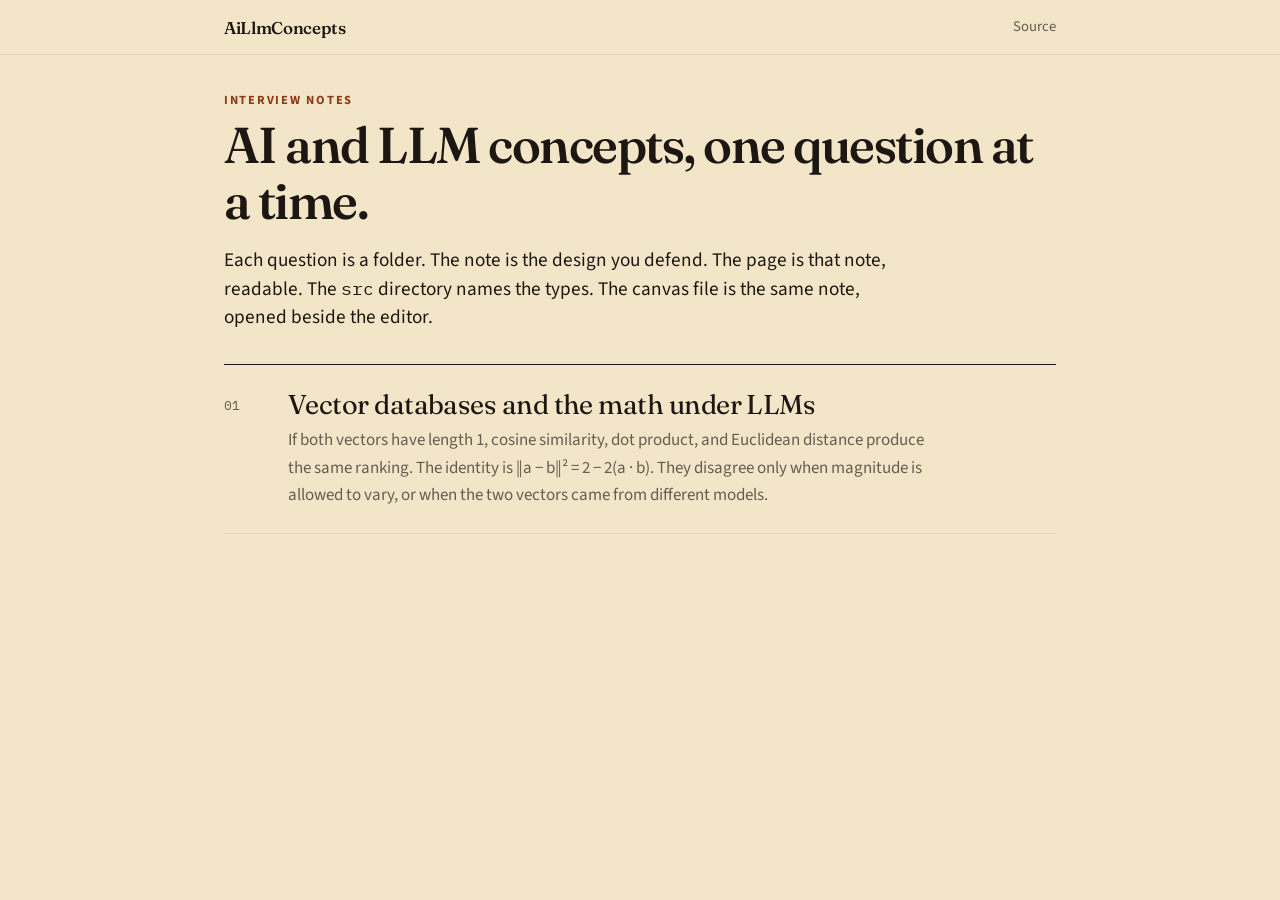
<file: docs/index.html>
<!DOCTYPE html>
<html lang="en">
<head>
  <meta charset="utf-8">
  <meta name="viewport" content="width=device-width, initial-scale=1">
  <title>AiLlmConcepts</title>
  <meta name="description" content="AI and LLM concept notes for interview prep. One folder, one page, per question.">
  <link rel="canonical" href="https://kpvarma5899.github.io/AiLlmConcepts/">
  <link rel="preconnect" href="https://fonts.googleapis.com">
  <link rel="preconnect" href="https://fonts.gstatic.com" crossorigin>
  <link href="https://fonts.googleapis.com/css2?family=Fraunces:opsz,wght@9..144,560;9..144,640&family=IBM+Plex+Mono:wght@400;500&family=Source+Sans+3:ital,wght@0,400;0,600;0,700;1,400&display=swap" rel="stylesheet">
  <link rel="stylesheet" href="assets/site.css">
</head>
<body>
  <header class="top">
    <div class="wrap top-inner">
      <a class="mark" href="./">AiLlmConcepts</a>
      <nav class="top-nav" aria-label="Questions">
        <a href="https://github.com/kpvarma5899/AiLlmConcepts">Source</a>
      </nav>
    </div>
  </header>
  <main class="wrap home">
    <p class="kicker">Interview notes</p>
    <h1>AI and LLM concepts, one question at a time.</h1>
    <p class="lede">Each question is a folder. The note is the design you defend. The page is that note, readable. The <span class="path">src</span> directory names the types. The canvas file is the same note, opened beside the editor.</p>
    <ol class="index"><li>
        <a href="vector-databases/">
          <span class="num">01</span>
          <span class="card-title">Vector databases and the math under LLMs</span>
          <span class="card-close">If both vectors have length 1, cosine similarity, dot product, and Euclidean distance produce the same ranking. The identity is ‖a − b‖² = 2 − 2(a · b). They disagree only when magnitude is allowed to vary, or when the two vectors came from different models.</span>
        </a>
      </li></ol>
  </main>
  <script src="assets/site.js"></script>
</body>
</html>
</file>
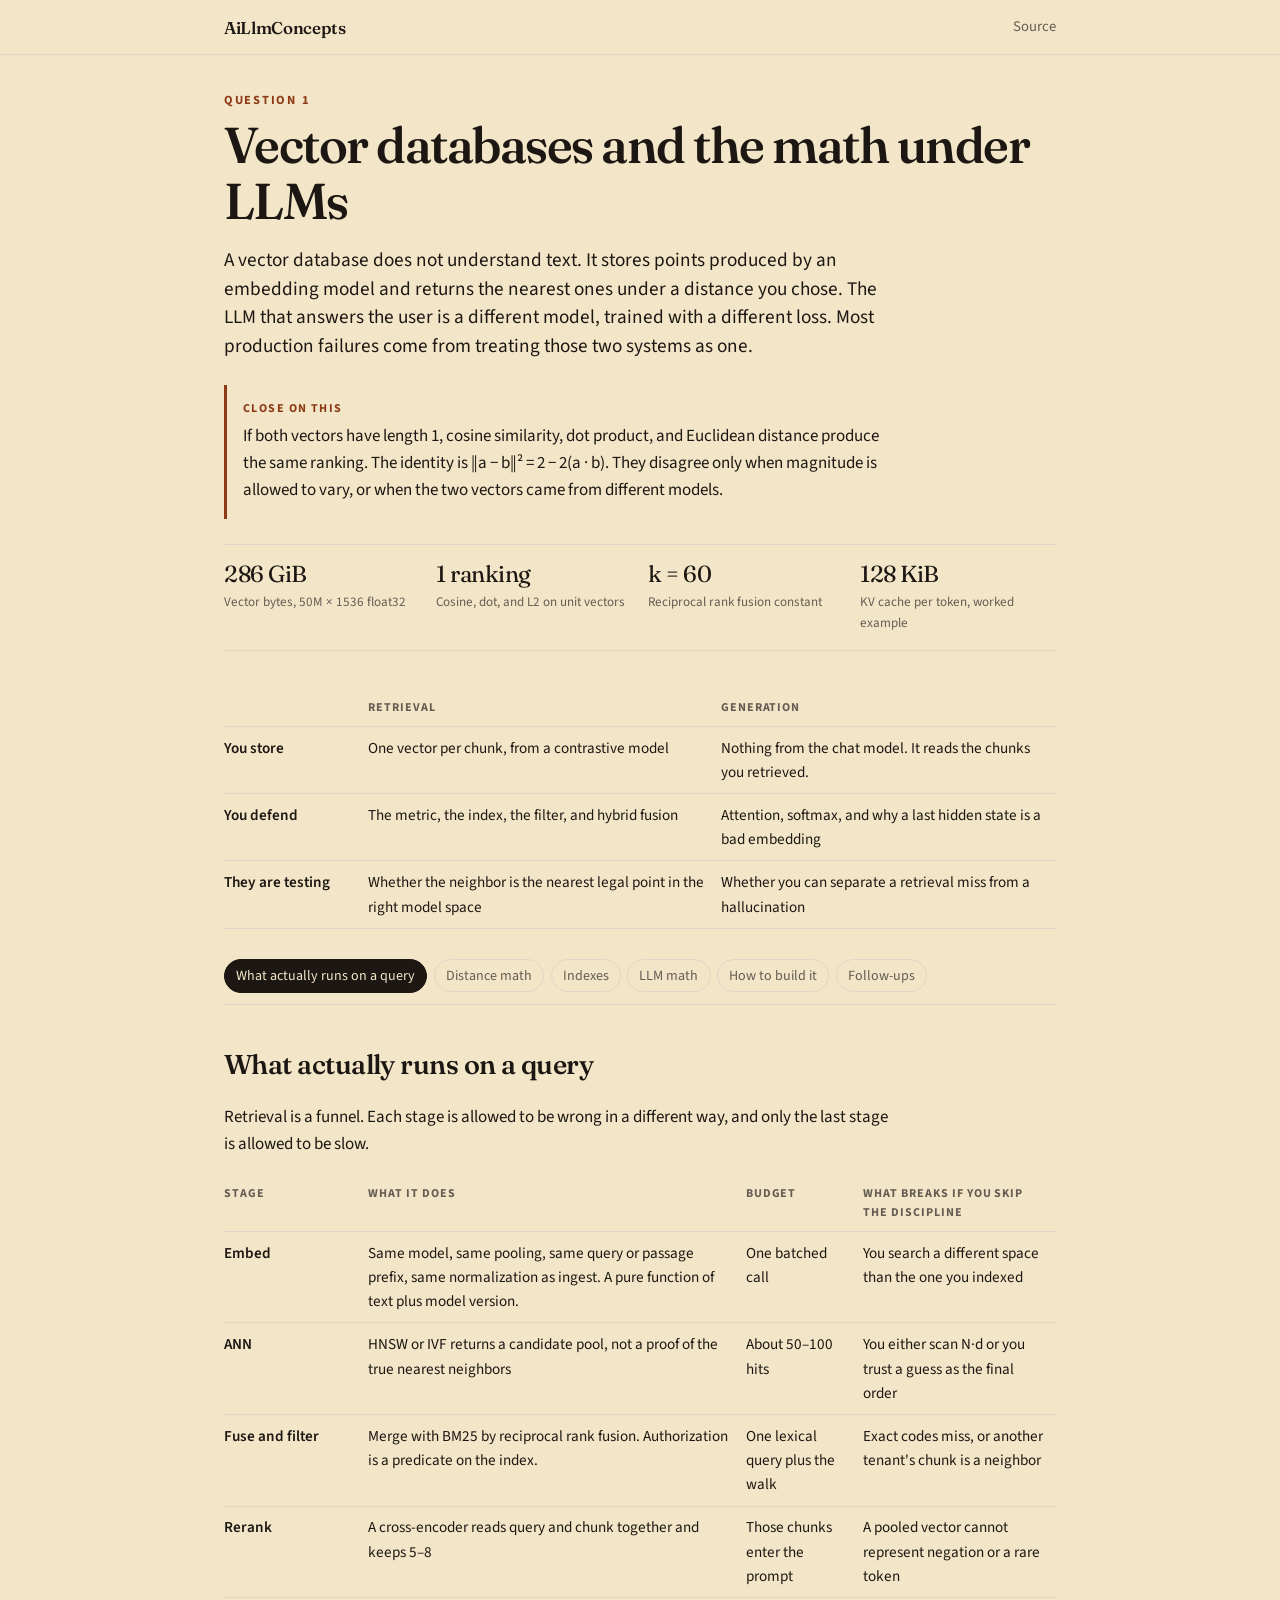
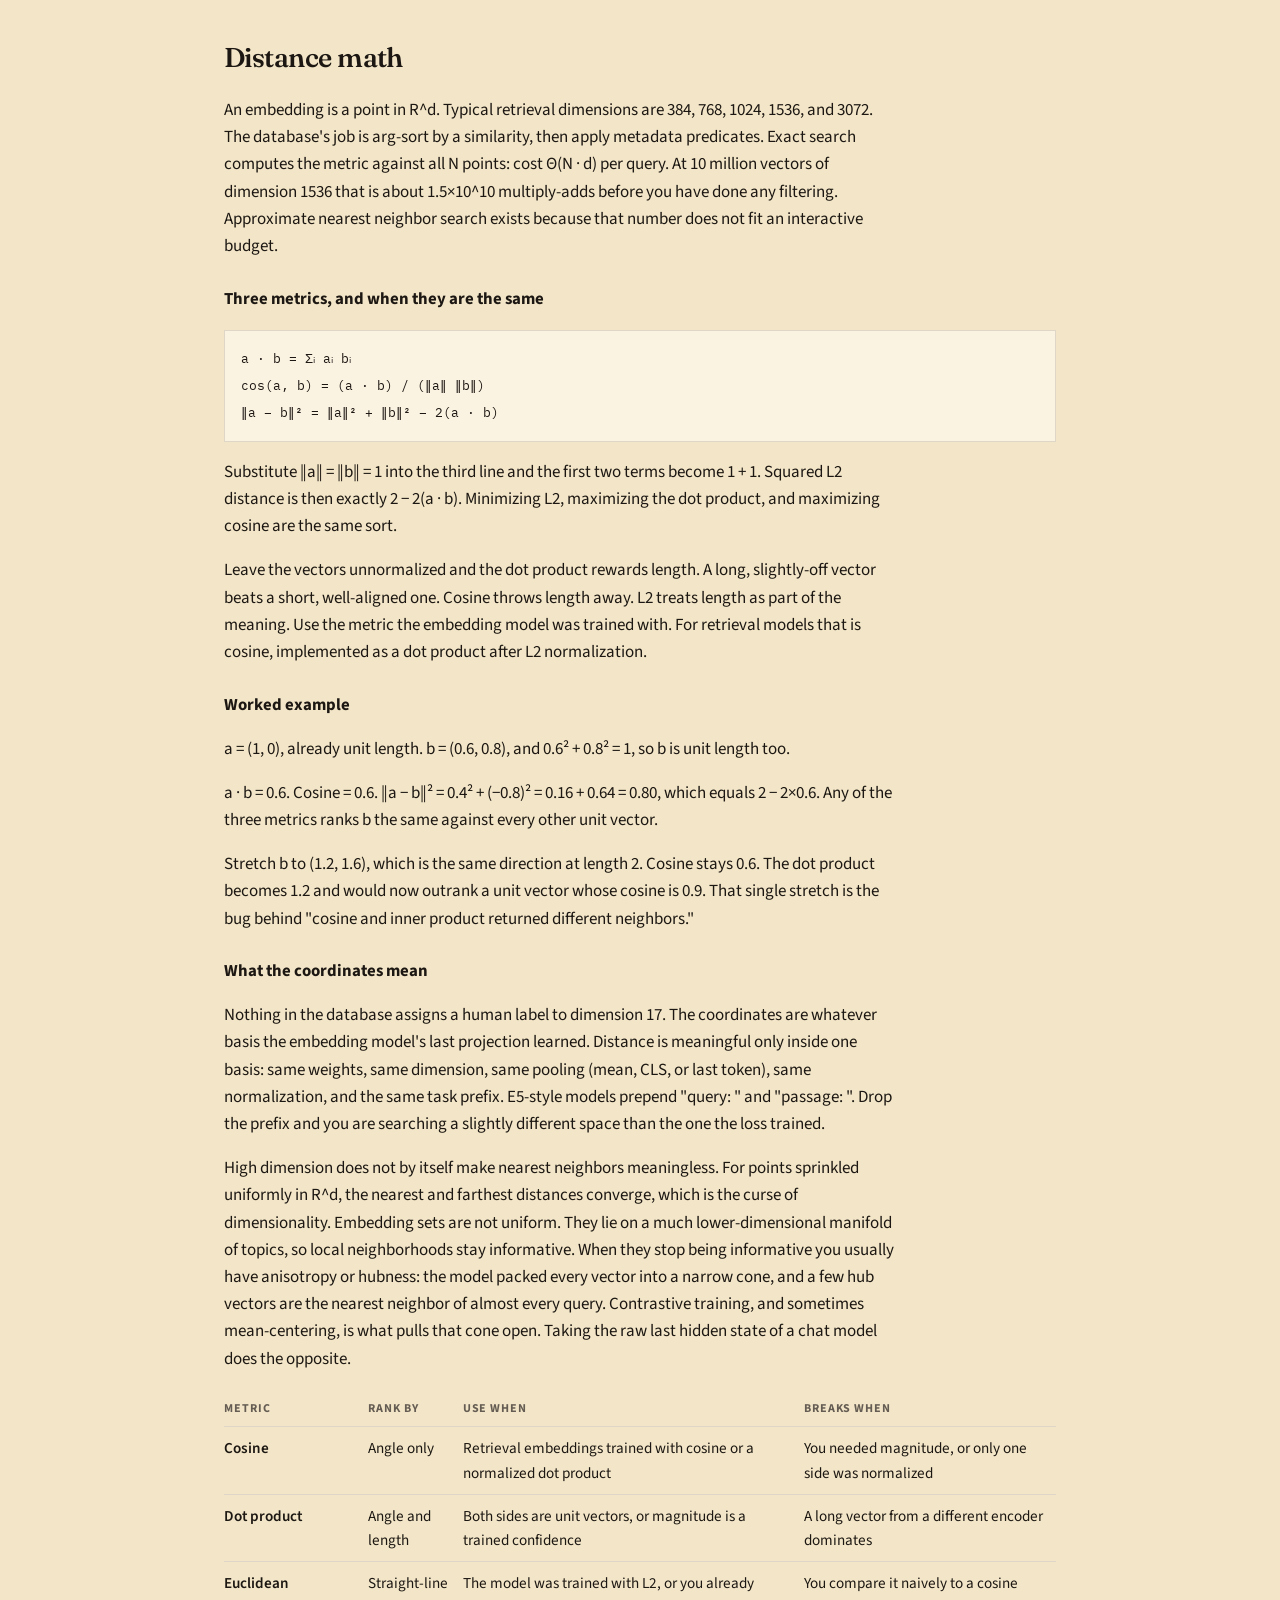
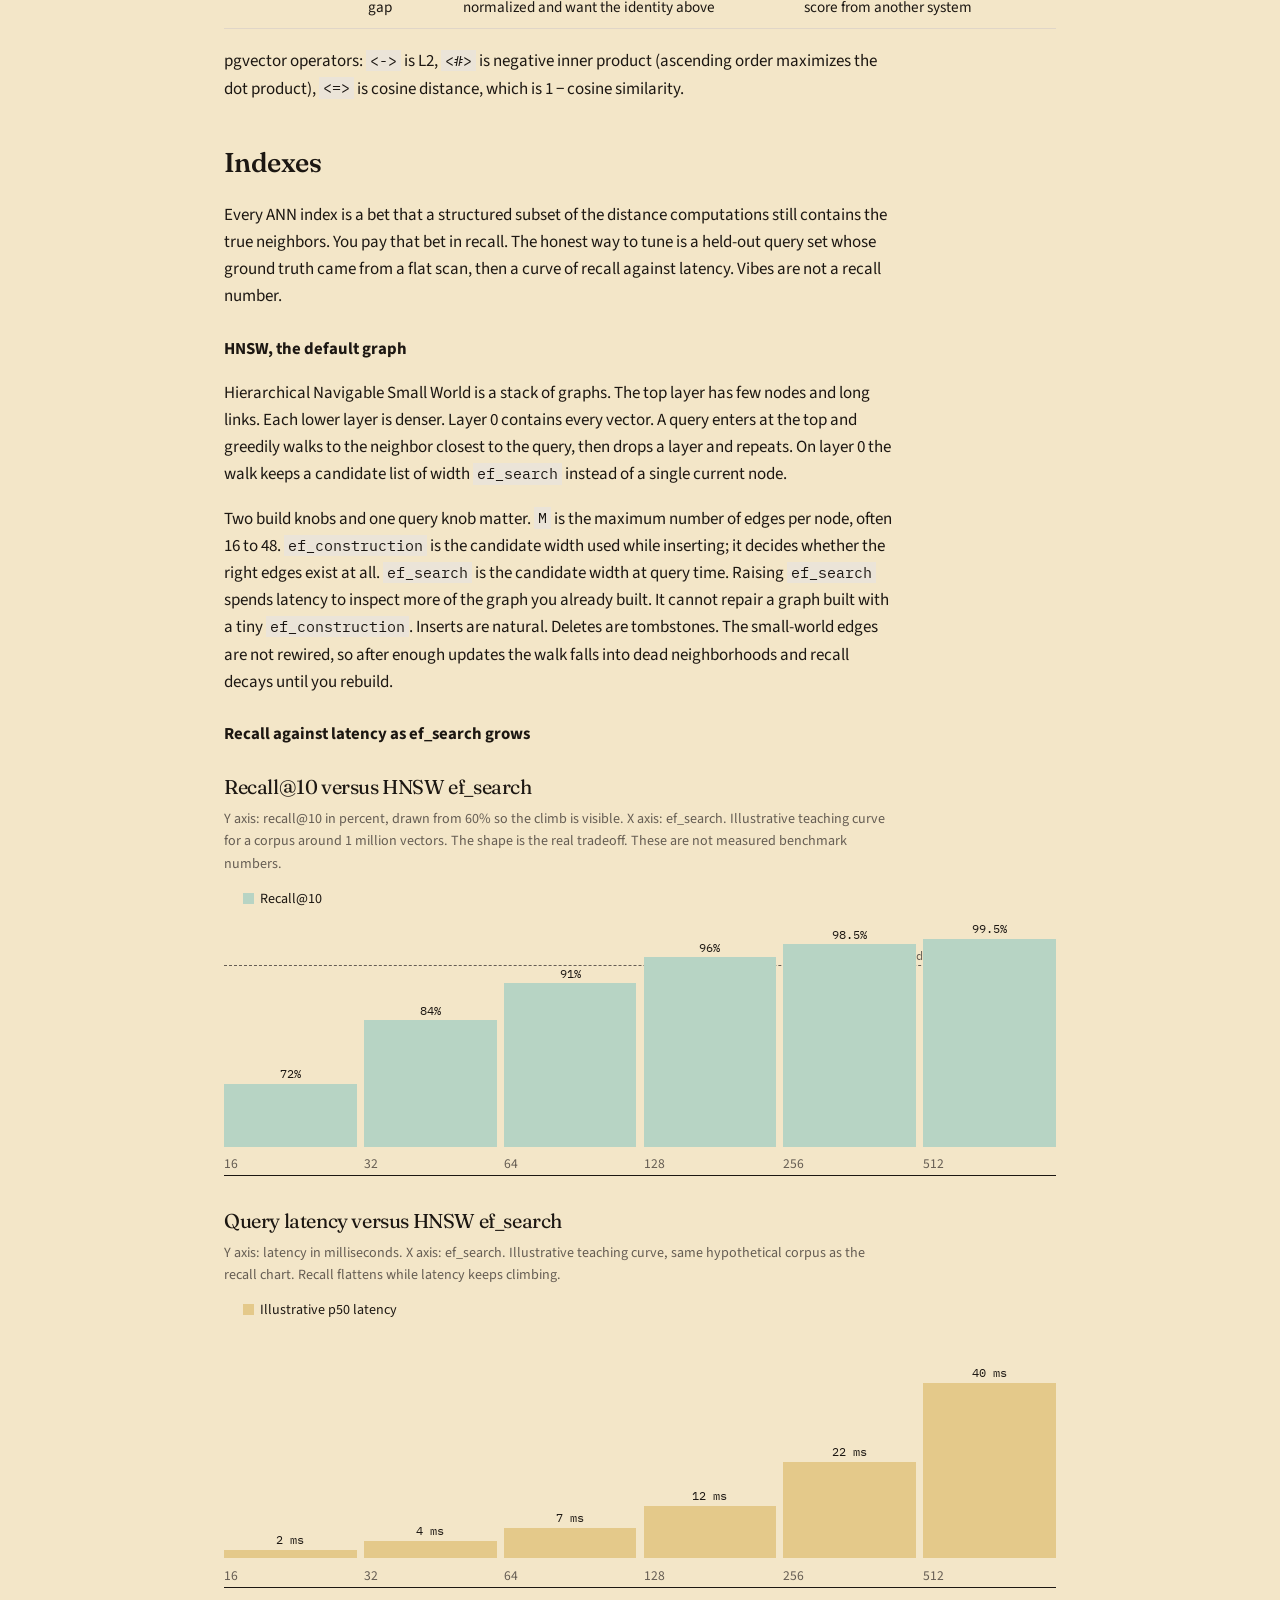
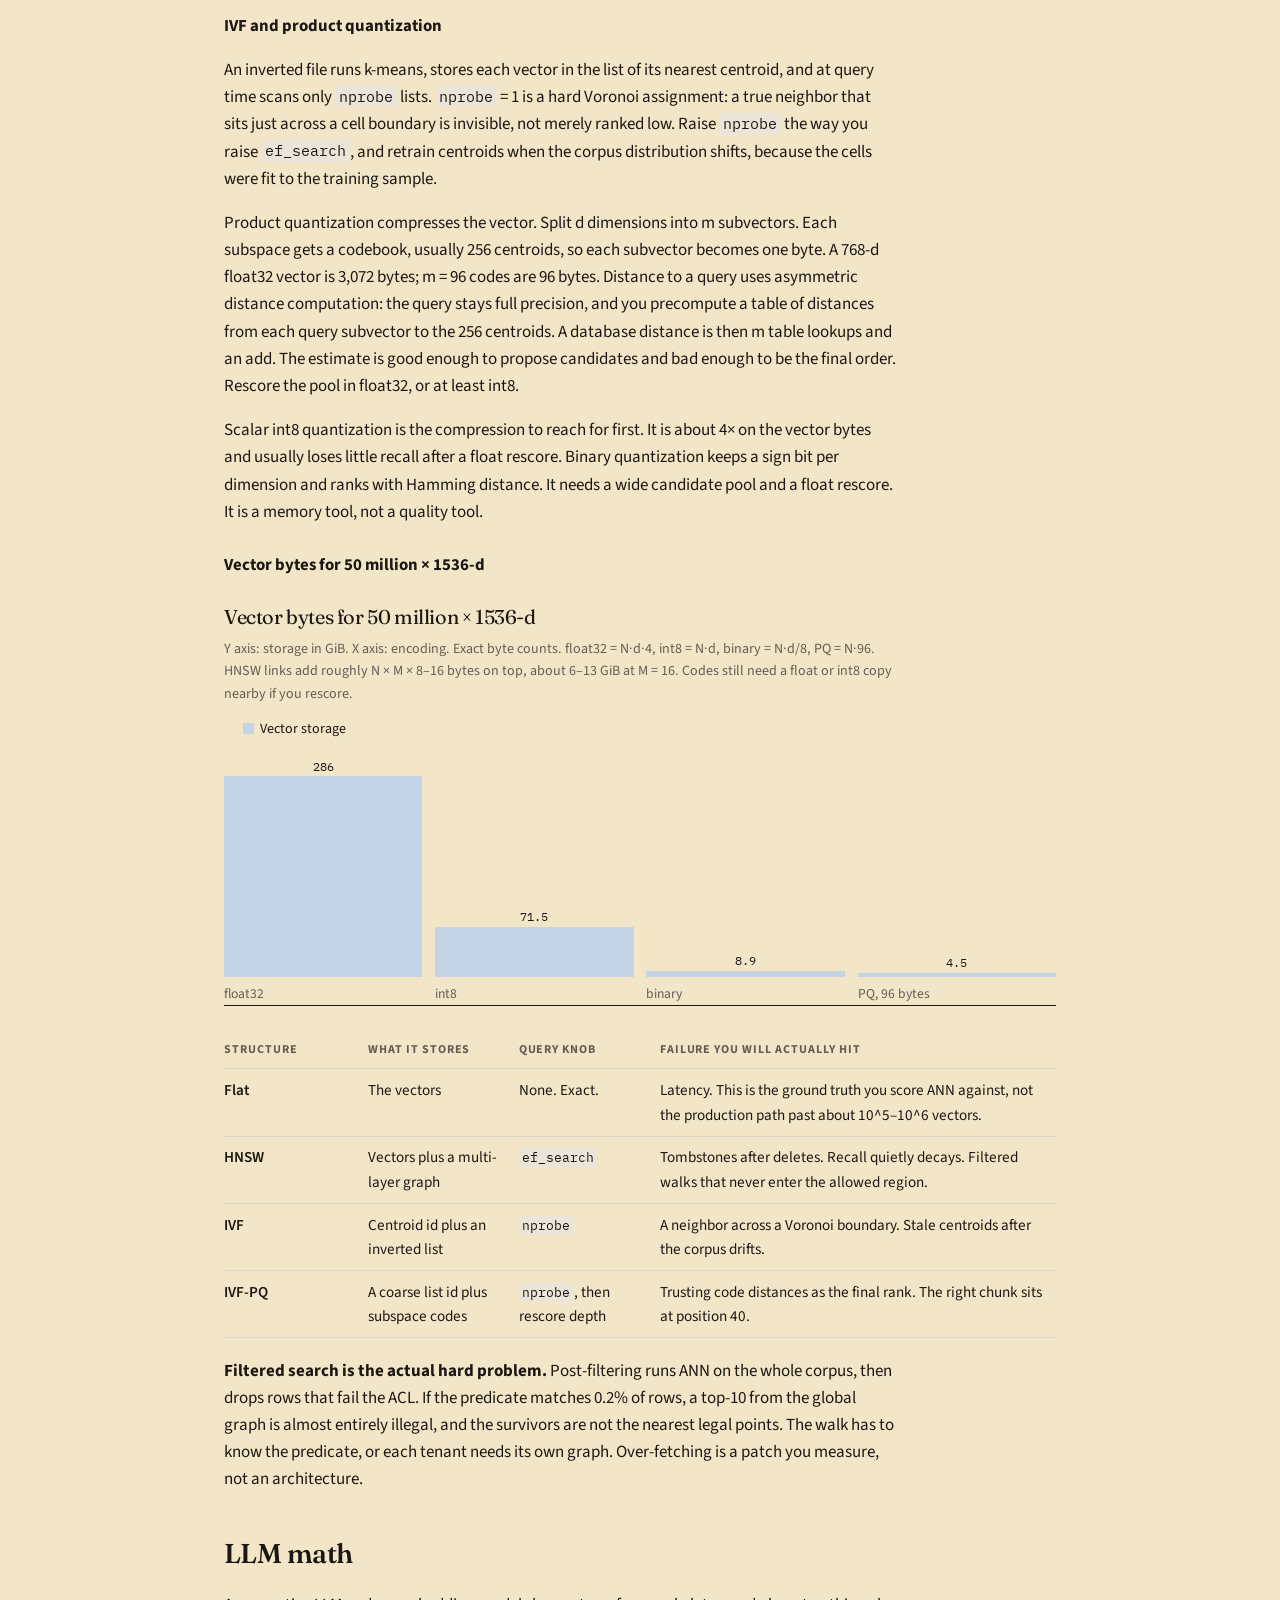
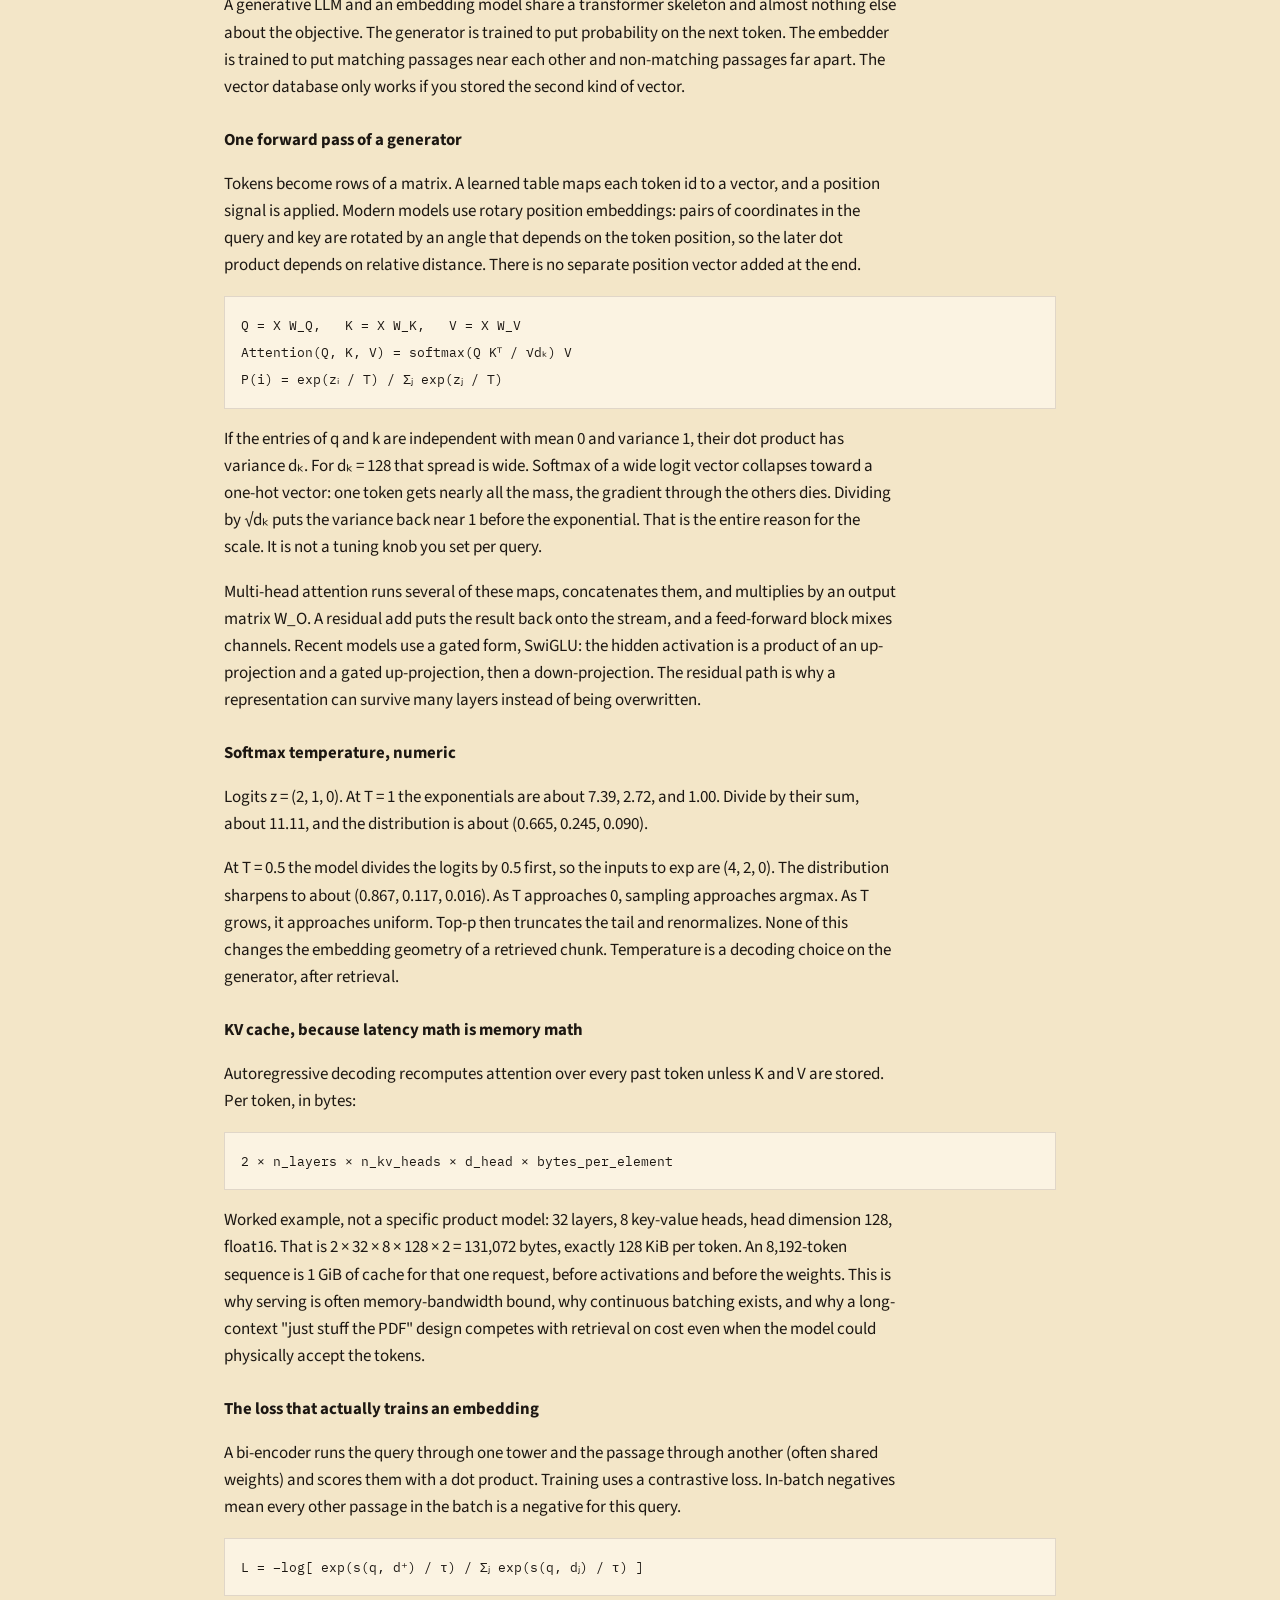
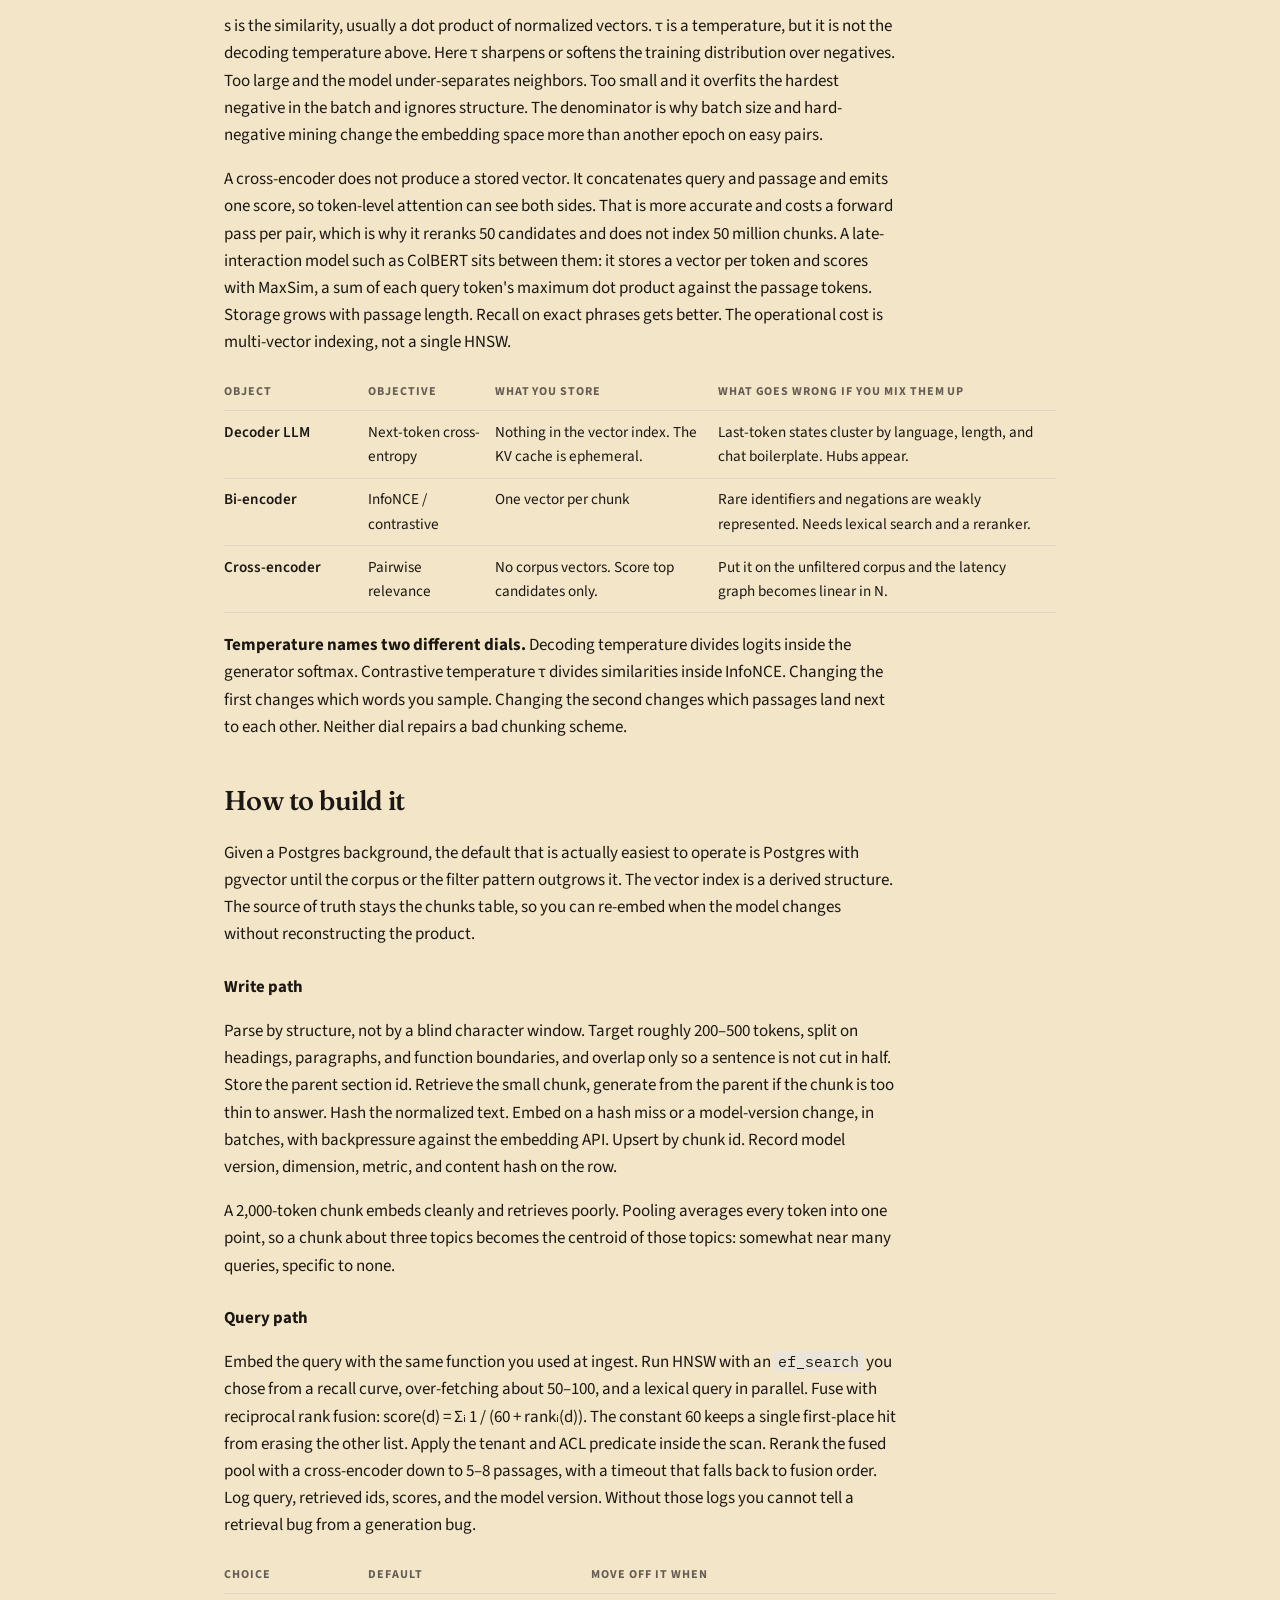
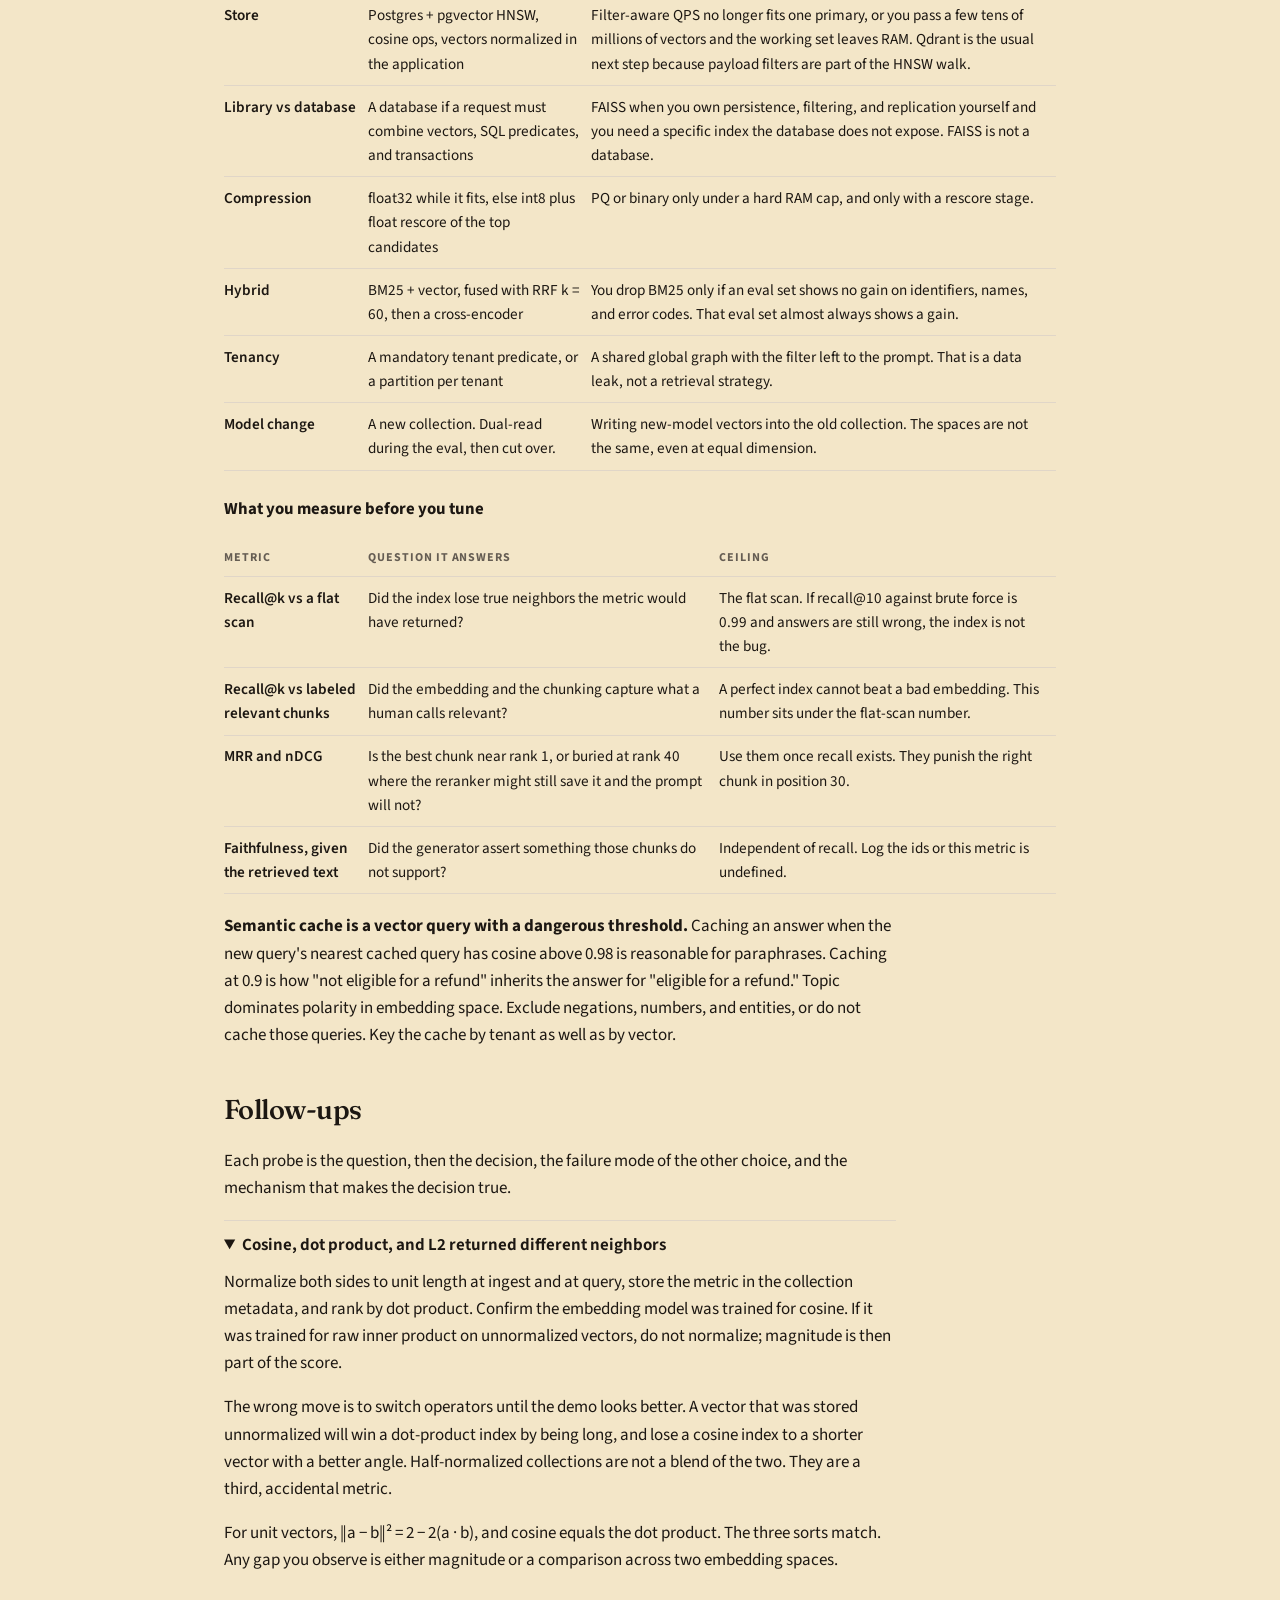
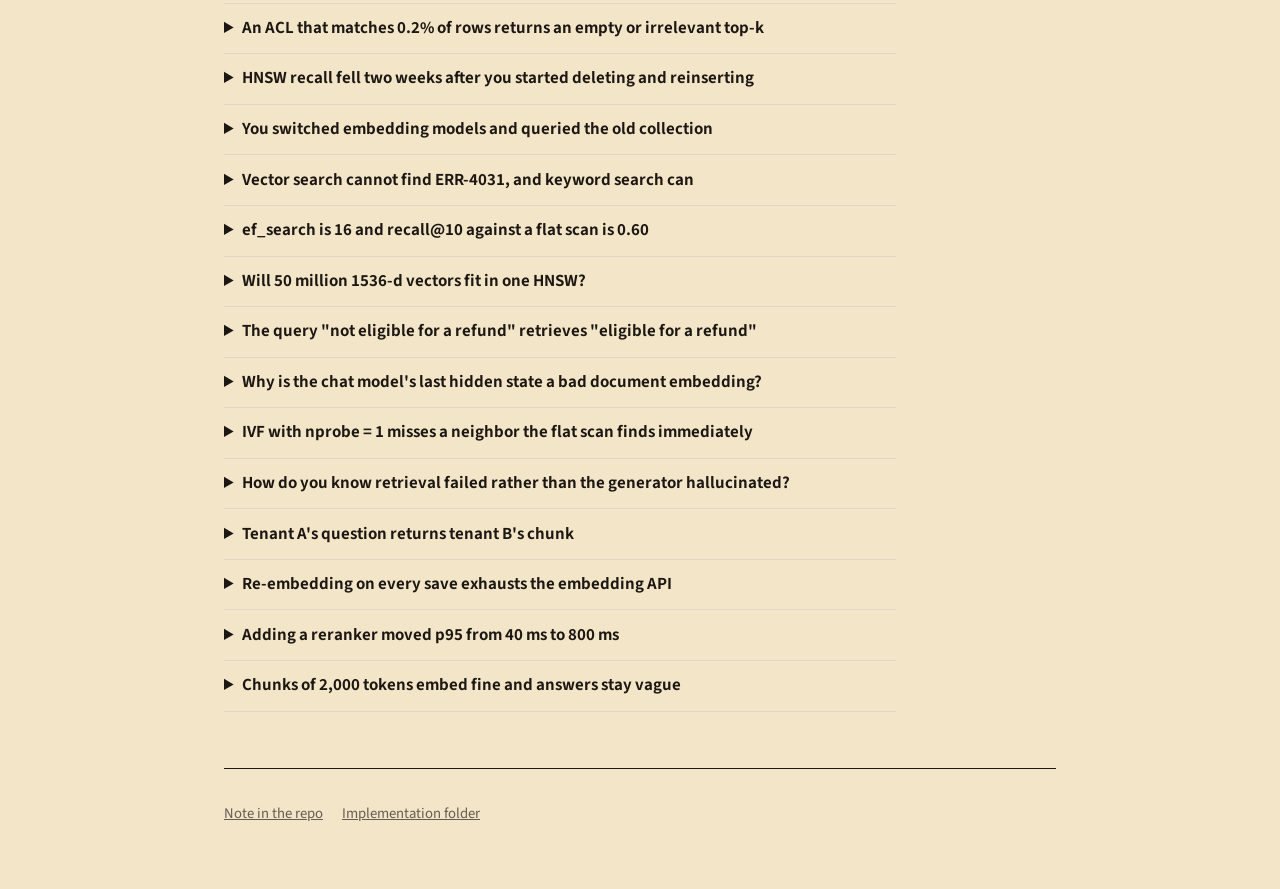
<file: docs/vector-databases/index.html>
<!DOCTYPE html>
<html lang="en">
<head>
  <meta charset="utf-8">
  <meta name="viewport" content="width=device-width, initial-scale=1">
  <title>Vector databases and the math under LLMs · AiLlmConcepts</title>
  <meta name="description" content="If both vectors have length 1, cosine similarity, dot product, and Euclidean distance produce the same ranking. The identity is ‖a − b‖² = 2 − 2(a · b). They disagree only when magnitude is allowed to vary, or when the two vectors came from different models.">
  <link rel="canonical" href="https://kpvarma5899.github.io/AiLlmConcepts/vector-databases/">
  <link rel="preconnect" href="https://fonts.googleapis.com">
  <link rel="preconnect" href="https://fonts.gstatic.com" crossorigin>
  <link href="https://fonts.googleapis.com/css2?family=Fraunces:opsz,wght@9..144,560;9..144,640&family=IBM+Plex+Mono:wght@400;500&family=Source+Sans+3:ital,wght@0,400;0,600;0,700;1,400&display=swap" rel="stylesheet">
  <link rel="stylesheet" href="../assets/site.css">
</head>
<body>
  <header class="top">
    <div class="wrap top-inner">
      <a class="mark" href="../">AiLlmConcepts</a>
      <nav class="top-nav" aria-label="Questions">
        <a href="https://github.com/kpvarma5899/AiLlmConcepts">Source</a>
      </nav>
    </div>
  </header>
  <main class="wrap question">
    <p class="kicker">Question 1</p>
    <h1>Vector databases and the math under LLMs</h1>
    <p class="lede">A vector database does not understand text. It stores points produced by an embedding model and returns the nearest ones under a distance you chose. The LLM that answers the user is a different model, trained with a different loss. Most production failures come from treating those two systems as one.</p>
    
    <blockquote class="close"><span class="close-label">Close on this</span>If both vectors have length 1, cosine similarity, dot product, and Euclidean distance produce the same ranking. The identity is ‖a − b‖² = 2 − 2(a · b). They disagree only when magnitude is allowed to vary, or when the two vectors came from different models.</blockquote>
    <div class="stats"><div class="stat"><span class="stat-value">286 GiB</span><span class="stat-label">Vector bytes, 50M × 1536 float32</span></div><div class="stat"><span class="stat-value">1 ranking</span><span class="stat-label">Cosine, dot, and L2 on unit vectors</span></div><div class="stat"><span class="stat-value">k = 60</span><span class="stat-label">Reciprocal rank fusion constant</span></div><div class="stat"><span class="stat-value">128 KiB</span><span class="stat-label">KV cache per token, worked example</span></div></div>
    <div class="table-wrap"><table class="compare"><thead><tr><th></th><th>Retrieval</th><th>Generation</th></tr></thead><tbody><tr><th scope="row">You store</th><td>One vector per chunk, from a contrastive model</td><td>Nothing from the chat model. It reads the chunks you retrieved.</td></tr><tr><th scope="row">You defend</th><td>The metric, the index, the filter, and hybrid fusion</td><td>Attention, softmax, and why a last hidden state is a bad embedding</td></tr><tr><th scope="row">They are testing</th><td>Whether the neighbor is the nearest legal point in the right model space</td><td>Whether you can separate a retrieval miss from a hallucination</td></tr></tbody></table></div>
    <nav class="sections" aria-label="Sections"><a href="#what-actually-runs-on-a-query">What actually runs on a query</a><a href="#distance-math">Distance math</a><a href="#indexes">Indexes</a><a href="#llm-math">LLM math</a><a href="#how-to-build-it">How to build it</a><a href="#follow-ups">Follow-ups</a></nav>
    <article class="prose"><h2 id="what-actually-runs-on-a-query">What actually runs on a query</h2>
<p>Retrieval is a funnel. Each stage is allowed to be wrong in a different way, and only the last stage is allowed to be slow.</p>
<div class="table-wrap"><table><thead><tr><th>Stage</th><th>What it does</th><th>Budget</th><th>What breaks if you skip the discipline</th></tr></thead><tbody><tr><th scope="row">Embed</th><td>Same model, same pooling, same query or passage prefix, same normalization as ingest. A pure function of text plus model version.</td><td>One batched call</td><td>You search a different space than the one you indexed</td></tr><tr><th scope="row">ANN</th><td>HNSW or IVF returns a candidate pool, not a proof of the true nearest neighbors</td><td>About 50–100 hits</td><td>You either scan N·d or you trust a guess as the final order</td></tr><tr><th scope="row">Fuse and filter</th><td>Merge with BM25 by reciprocal rank fusion. Authorization is a predicate on the index.</td><td>One lexical query plus the walk</td><td>Exact codes miss, or another tenant's chunk is a neighbor</td></tr><tr><th scope="row">Rerank</th><td>A cross-encoder reads query and chunk together and keeps 5–8</td><td>Those chunks enter the prompt</td><td>A pooled vector cannot represent negation or a rare token</td></tr></tbody></table></div>
<h2 id="distance-math">Distance math</h2>
<p>An embedding is a point in R^d. Typical retrieval dimensions are 384, 768, 1024, 1536, and 3072. The database's job is arg-sort by a similarity, then apply metadata predicates. Exact search computes the metric against all N points: cost Θ(N · d) per query. At 10 million vectors of dimension 1536 that is about 1.5×10^10 multiply-adds before you have done any filtering. Approximate nearest neighbor search exists because that number does not fit an interactive budget.</p>
<h3>Three metrics, and when they are the same</h3>
<pre><code>a · b = Σᵢ aᵢ bᵢ
cos(a, b) = (a · b) / (‖a‖ ‖b‖)
‖a − b‖² = ‖a‖² + ‖b‖² − 2(a · b)</code></pre>
<p>Substitute ‖a‖ = ‖b‖ = 1 into the third line and the first two terms become 1 + 1. Squared L2 distance is then exactly 2 − 2(a · b). Minimizing L2, maximizing the dot product, and maximizing cosine are the same sort.</p>
<p>Leave the vectors unnormalized and the dot product rewards length. A long, slightly-off vector beats a short, well-aligned one. Cosine throws length away. L2 treats length as part of the meaning. Use the metric the embedding model was trained with. For retrieval models that is cosine, implemented as a dot product after L2 normalization.</p>
<h3>Worked example</h3>
<p>a = (1, 0), already unit length. b = (0.6, 0.8), and 0.6² + 0.8² = 1, so b is unit length too.</p>
<p>a · b = 0.6. Cosine = 0.6. ‖a − b‖² = 0.4² + (−0.8)² = 0.16 + 0.64 = 0.80, which equals 2 − 2×0.6. Any of the three metrics ranks b the same against every other unit vector.</p>
<p>Stretch b to (1.2, 1.6), which is the same direction at length 2. Cosine stays 0.6. The dot product becomes 1.2 and would now outrank a unit vector whose cosine is 0.9. That single stretch is the bug behind &quot;cosine and inner product returned different neighbors.&quot;</p>
<h3>What the coordinates mean</h3>
<p>Nothing in the database assigns a human label to dimension 17. The coordinates are whatever basis the embedding model's last projection learned. Distance is meaningful only inside one basis: same weights, same dimension, same pooling (mean, CLS, or last token), same normalization, and the same task prefix. E5-style models prepend &quot;query: &quot; and &quot;passage: &quot;. Drop the prefix and you are searching a slightly different space than the one the loss trained.</p>
<p>High dimension does not by itself make nearest neighbors meaningless. For points sprinkled uniformly in R^d, the nearest and farthest distances converge, which is the curse of dimensionality. Embedding sets are not uniform. They lie on a much lower-dimensional manifold of topics, so local neighborhoods stay informative. When they stop being informative you usually have anisotropy or hubness: the model packed every vector into a narrow cone, and a few hub vectors are the nearest neighbor of almost every query. Contrastive training, and sometimes mean-centering, is what pulls that cone open. Taking the raw last hidden state of a chat model does the opposite.</p>
<div class="table-wrap"><table><thead><tr><th>Metric</th><th>Rank by</th><th>Use when</th><th>Breaks when</th></tr></thead><tbody><tr><th scope="row">Cosine</th><td>Angle only</td><td>Retrieval embeddings trained with cosine or a normalized dot product</td><td>You needed magnitude, or only one side was normalized</td></tr><tr><th scope="row">Dot product</th><td>Angle and length</td><td>Both sides are unit vectors, or magnitude is a trained confidence</td><td>A long vector from a different encoder dominates</td></tr><tr><th scope="row">Euclidean</th><td>Straight-line gap</td><td>The model was trained with L2, or you already normalized and want the identity above</td><td>You compare it naively to a cosine score from another system</td></tr></tbody></table></div>
<p>pgvector operators: <code>&lt;-&gt;</code> is L2, <code>&lt;#&gt;</code> is negative inner product (ascending order maximizes the dot product), <code>&lt;=&gt;</code> is cosine distance, which is 1 − cosine similarity.</p>
<h2 id="indexes">Indexes</h2>
<p>Every ANN index is a bet that a structured subset of the distance computations still contains the true neighbors. You pay that bet in recall. The honest way to tune is a held-out query set whose ground truth came from a flat scan, then a curve of recall against latency. Vibes are not a recall number.</p>
<h3>HNSW, the default graph</h3>
<p>Hierarchical Navigable Small World is a stack of graphs. The top layer has few nodes and long links. Each lower layer is denser. Layer 0 contains every vector. A query enters at the top and greedily walks to the neighbor closest to the query, then drops a layer and repeats. On layer 0 the walk keeps a candidate list of width <code>ef_search</code> instead of a single current node.</p>
<p>Two build knobs and one query knob matter. <code>M</code> is the maximum number of edges per node, often 16 to 48. <code>ef_construction</code> is the candidate width used while inserting; it decides whether the right edges exist at all. <code>ef_search</code> is the candidate width at query time. Raising <code>ef_search</code> spends latency to inspect more of the graph you already built. It cannot repair a graph built with a tiny <code>ef_construction</code>. Inserts are natural. Deletes are tombstones. The small-world edges are not rewired, so after enough updates the walk falls into dead neighborhoods and recall decays until you rebuild.</p>
<h3>Recall against latency as ef_search grows</h3>
<figure class="chart">
    <figcaption>
      <span class="chart-title">Recall@10 versus HNSW ef_search</span>
      <span class="chart-note">Y axis: recall@10 in percent, drawn from 60% so the climb is visible. X axis: ef_search. Illustrative teaching curve for a corpus around 1 million vectors. The shape is the real tradeoff. These are not measured benchmark numbers.</span>
    </figcaption>
    <ul class="legend"><li><i class="swatch ok"></i>Recall@10</li></ul>
    <div class="chart-plot cols-6">
      <div class="chart-limit" style="bottom:87.5%"><span>Candidate-stage bar · 95%</span></div>
      <div class="chart-group"><div class="chart-bars"><div class="bar ok" style="height:30%"><span>72%</span></div></div><div class="chart-cat">16</div></div><div class="chart-group"><div class="chart-bars"><div class="bar ok" style="height:60%"><span>84%</span></div></div><div class="chart-cat">32</div></div><div class="chart-group"><div class="chart-bars"><div class="bar ok" style="height:77.5%"><span>91%</span></div></div><div class="chart-cat">64</div></div><div class="chart-group"><div class="chart-bars"><div class="bar ok" style="height:90%"><span>96%</span></div></div><div class="chart-cat">128</div></div><div class="chart-group"><div class="chart-bars"><div class="bar ok" style="height:96.25%"><span>98.5%</span></div></div><div class="chart-cat">256</div></div><div class="chart-group"><div class="chart-bars"><div class="bar ok" style="height:98.75%"><span>99.5%</span></div></div><div class="chart-cat">512</div></div>
    </div>
  </figure>
<figure class="chart">
    <figcaption>
      <span class="chart-title">Query latency versus HNSW ef_search</span>
      <span class="chart-note">Y axis: latency in milliseconds. X axis: ef_search. Illustrative teaching curve, same hypothetical corpus as the recall chart. Recall flattens while latency keeps climbing.</span>
    </figcaption>
    <ul class="legend"><li><i class="swatch warn"></i>Illustrative p50 latency</li></ul>
    <div class="chart-plot cols-6">
      
      <div class="chart-group"><div class="chart-bars"><div class="bar warn" style="height:4.166666666666666%"><span>2 ms</span></div></div><div class="chart-cat">16</div></div><div class="chart-group"><div class="chart-bars"><div class="bar warn" style="height:8.333333333333332%"><span>4 ms</span></div></div><div class="chart-cat">32</div></div><div class="chart-group"><div class="chart-bars"><div class="bar warn" style="height:14.583333333333334%"><span>7 ms</span></div></div><div class="chart-cat">64</div></div><div class="chart-group"><div class="chart-bars"><div class="bar warn" style="height:25%"><span>12 ms</span></div></div><div class="chart-cat">128</div></div><div class="chart-group"><div class="chart-bars"><div class="bar warn" style="height:45.83333333333333%"><span>22 ms</span></div></div><div class="chart-cat">256</div></div><div class="chart-group"><div class="chart-bars"><div class="bar warn" style="height:83.33333333333334%"><span>40 ms</span></div></div><div class="chart-cat">512</div></div>
    </div>
  </figure>
<h3>IVF and product quantization</h3>
<p>An inverted file runs k-means, stores each vector in the list of its nearest centroid, and at query time scans only <code>nprobe</code> lists. <code>nprobe</code> = 1 is a hard Voronoi assignment: a true neighbor that sits just across a cell boundary is invisible, not merely ranked low. Raise <code>nprobe</code> the way you raise <code>ef_search</code>, and retrain centroids when the corpus distribution shifts, because the cells were fit to the training sample.</p>
<p>Product quantization compresses the vector. Split d dimensions into m subvectors. Each subspace gets a codebook, usually 256 centroids, so each subvector becomes one byte. A 768-d float32 vector is 3,072 bytes; m = 96 codes are 96 bytes. Distance to a query uses asymmetric distance computation: the query stays full precision, and you precompute a table of distances from each query subvector to the 256 centroids. A database distance is then m table lookups and an add. The estimate is good enough to propose candidates and bad enough to be the final order. Rescore the pool in float32, or at least int8.</p>
<p>Scalar int8 quantization is the compression to reach for first. It is about 4× on the vector bytes and usually loses little recall after a float rescore. Binary quantization keeps a sign bit per dimension and ranks with Hamming distance. It needs a wide candidate pool and a float rescore. It is a memory tool, not a quality tool.</p>
<h3>Vector bytes for 50 million × 1536-d</h3>
<figure class="chart">
    <figcaption>
      <span class="chart-title">Vector bytes for 50 million × 1536-d</span>
      <span class="chart-note">Y axis: storage in GiB. X axis: encoding. Exact byte counts. float32 = N·d·4, int8 = N·d, binary = N·d/8, PQ = N·96. HNSW links add roughly N × M × 8–16 bytes on top, about 6–13 GiB at M = 16. Codes still need a float or int8 copy nearby if you rescore.</span>
    </figcaption>
    <ul class="legend"><li><i class="swatch info"></i>Vector storage</li></ul>
    <div class="chart-plot cols-4">
      
      <div class="chart-group"><div class="chart-bars"><div class="bar info" style="height:95.33333333333334%"><span>286</span></div></div><div class="chart-cat">float32</div></div><div class="chart-group"><div class="chart-bars"><div class="bar info" style="height:23.833333333333336%"><span>71.5</span></div></div><div class="chart-cat">int8</div></div><div class="chart-group"><div class="chart-bars"><div class="bar info" style="height:2.966666666666667%"><span>8.9</span></div></div><div class="chart-cat">binary</div></div><div class="chart-group"><div class="chart-bars"><div class="bar info" style="height:2%"><span>4.5</span></div></div><div class="chart-cat">PQ, 96 bytes</div></div>
    </div>
  </figure>
<div class="table-wrap"><table><thead><tr><th>Structure</th><th>What it stores</th><th>Query knob</th><th>Failure you will actually hit</th></tr></thead><tbody><tr><th scope="row">Flat</th><td>The vectors</td><td>None. Exact.</td><td>Latency. This is the ground truth you score ANN against, not the production path past about 10^5–10^6 vectors.</td></tr><tr><th scope="row">HNSW</th><td>Vectors plus a multi-layer graph</td><td><code>ef_search</code></td><td>Tombstones after deletes. Recall quietly decays. Filtered walks that never enter the allowed region.</td></tr><tr><th scope="row">IVF</th><td>Centroid id plus an inverted list</td><td><code>nprobe</code></td><td>A neighbor across a Voronoi boundary. Stale centroids after the corpus drifts.</td></tr><tr><th scope="row">IVF-PQ</th><td>A coarse list id plus subspace codes</td><td><code>nprobe</code>, then rescore depth</td><td>Trusting code distances as the final rank. The right chunk sits at position 40.</td></tr></tbody></table></div>
<p><strong>Filtered search is the actual hard problem.</strong> Post-filtering runs ANN on the whole corpus, then drops rows that fail the ACL. If the predicate matches 0.2% of rows, a top-10 from the global graph is almost entirely illegal, and the survivors are not the nearest legal points. The walk has to know the predicate, or each tenant needs its own graph. Over-fetching is a patch you measure, not an architecture.</p>
<h2 id="llm-math">LLM math</h2>
<p>A generative LLM and an embedding model share a transformer skeleton and almost nothing else about the objective. The generator is trained to put probability on the next token. The embedder is trained to put matching passages near each other and non-matching passages far apart. The vector database only works if you stored the second kind of vector.</p>
<h3>One forward pass of a generator</h3>
<p>Tokens become rows of a matrix. A learned table maps each token id to a vector, and a position signal is applied. Modern models use rotary position embeddings: pairs of coordinates in the query and key are rotated by an angle that depends on the token position, so the later dot product depends on relative distance. There is no separate position vector added at the end.</p>
<pre><code>Q = X W_Q,   K = X W_K,   V = X W_V
Attention(Q, K, V) = softmax(Q Kᵀ / √dₖ) V
P(i) = exp(zᵢ / T) / Σⱼ exp(zⱼ / T)</code></pre>
<p>If the entries of q and k are independent with mean 0 and variance 1, their dot product has variance dₖ. For dₖ = 128 that spread is wide. Softmax of a wide logit vector collapses toward a one-hot vector: one token gets nearly all the mass, the gradient through the others dies. Dividing by √dₖ puts the variance back near 1 before the exponential. That is the entire reason for the scale. It is not a tuning knob you set per query.</p>
<p>Multi-head attention runs several of these maps, concatenates them, and multiplies by an output matrix W_O. A residual add puts the result back onto the stream, and a feed-forward block mixes channels. Recent models use a gated form, SwiGLU: the hidden activation is a product of an up-projection and a gated up-projection, then a down-projection. The residual path is why a representation can survive many layers instead of being overwritten.</p>
<h3>Softmax temperature, numeric</h3>
<p>Logits z = (2, 1, 0). At T = 1 the exponentials are about 7.39, 2.72, and 1.00. Divide by their sum, about 11.11, and the distribution is about (0.665, 0.245, 0.090).</p>
<p>At T = 0.5 the model divides the logits by 0.5 first, so the inputs to exp are (4, 2, 0). The distribution sharpens to about (0.867, 0.117, 0.016). As T approaches 0, sampling approaches argmax. As T grows, it approaches uniform. Top-p then truncates the tail and renormalizes. None of this changes the embedding geometry of a retrieved chunk. Temperature is a decoding choice on the generator, after retrieval.</p>
<h3>KV cache, because latency math is memory math</h3>
<p>Autoregressive decoding recomputes attention over every past token unless K and V are stored. Per token, in bytes:</p>
<pre><code>2 × n_layers × n_kv_heads × d_head × bytes_per_element</code></pre>
<p>Worked example, not a specific product model: 32 layers, 8 key-value heads, head dimension 128, float16. That is 2 × 32 × 8 × 128 × 2 = 131,072 bytes, exactly 128 KiB per token. An 8,192-token sequence is 1 GiB of cache for that one request, before activations and before the weights. This is why serving is often memory-bandwidth bound, why continuous batching exists, and why a long-context &quot;just stuff the PDF&quot; design competes with retrieval on cost even when the model could physically accept the tokens.</p>
<h3>The loss that actually trains an embedding</h3>
<p>A bi-encoder runs the query through one tower and the passage through another (often shared weights) and scores them with a dot product. Training uses a contrastive loss. In-batch negatives mean every other passage in the batch is a negative for this query.</p>
<pre><code>L = −log[ exp(s(q, d⁺) / τ) / Σⱼ exp(s(q, dⱼ) / τ) ]</code></pre>
<p>s is the similarity, usually a dot product of normalized vectors. τ is a temperature, but it is not the decoding temperature above. Here τ sharpens or softens the training distribution over negatives. Too large and the model under-separates neighbors. Too small and it overfits the hardest negative in the batch and ignores structure. The denominator is why batch size and hard-negative mining change the embedding space more than another epoch on easy pairs.</p>
<p>A cross-encoder does not produce a stored vector. It concatenates query and passage and emits one score, so token-level attention can see both sides. That is more accurate and costs a forward pass per pair, which is why it reranks 50 candidates and does not index 50 million chunks. A late-interaction model such as ColBERT sits between them: it stores a vector per token and scores with MaxSim, a sum of each query token's maximum dot product against the passage tokens. Storage grows with passage length. Recall on exact phrases gets better. The operational cost is multi-vector indexing, not a single HNSW.</p>
<div class="table-wrap"><table><thead><tr><th>Object</th><th>Objective</th><th>What you store</th><th>What goes wrong if you mix them up</th></tr></thead><tbody><tr><th scope="row">Decoder LLM</th><td>Next-token cross-entropy</td><td>Nothing in the vector index. The KV cache is ephemeral.</td><td>Last-token states cluster by language, length, and chat boilerplate. Hubs appear.</td></tr><tr><th scope="row">Bi-encoder</th><td>InfoNCE / contrastive</td><td>One vector per chunk</td><td>Rare identifiers and negations are weakly represented. Needs lexical search and a reranker.</td></tr><tr><th scope="row">Cross-encoder</th><td>Pairwise relevance</td><td>No corpus vectors. Score top candidates only.</td><td>Put it on the unfiltered corpus and the latency graph becomes linear in N.</td></tr></tbody></table></div>
<p><strong>Temperature names two different dials.</strong> Decoding temperature divides logits inside the generator softmax. Contrastive temperature τ divides similarities inside InfoNCE. Changing the first changes which words you sample. Changing the second changes which passages land next to each other. Neither dial repairs a bad chunking scheme.</p>
<h2 id="how-to-build-it">How to build it</h2>
<p>Given a Postgres background, the default that is actually easiest to operate is Postgres with pgvector until the corpus or the filter pattern outgrows it. The vector index is a derived structure. The source of truth stays the chunks table, so you can re-embed when the model changes without reconstructing the product.</p>
<h3>Write path</h3>
<p>Parse by structure, not by a blind character window. Target roughly 200–500 tokens, split on headings, paragraphs, and function boundaries, and overlap only so a sentence is not cut in half. Store the parent section id. Retrieve the small chunk, generate from the parent if the chunk is too thin to answer. Hash the normalized text. Embed on a hash miss or a model-version change, in batches, with backpressure against the embedding API. Upsert by chunk id. Record model version, dimension, metric, and content hash on the row.</p>
<p>A 2,000-token chunk embeds cleanly and retrieves poorly. Pooling averages every token into one point, so a chunk about three topics becomes the centroid of those topics: somewhat near many queries, specific to none.</p>
<h3>Query path</h3>
<p>Embed the query with the same function you used at ingest. Run HNSW with an <code>ef_search</code> you chose from a recall curve, over-fetching about 50–100, and a lexical query in parallel. Fuse with reciprocal rank fusion: score(d) = Σᵢ 1 / (60 + rankᵢ(d)). The constant 60 keeps a single first-place hit from erasing the other list. Apply the tenant and ACL predicate inside the scan. Rerank the fused pool with a cross-encoder down to 5–8 passages, with a timeout that falls back to fusion order. Log query, retrieved ids, scores, and the model version. Without those logs you cannot tell a retrieval bug from a generation bug.</p>
<div class="table-wrap"><table><thead><tr><th>Choice</th><th>Default</th><th>Move off it when</th></tr></thead><tbody><tr><th scope="row">Store</th><td>Postgres + pgvector HNSW, cosine ops, vectors normalized in the application</td><td>Filter-aware QPS no longer fits one primary, or you pass a few tens of millions of vectors and the working set leaves RAM. Qdrant is the usual next step because payload filters are part of the HNSW walk.</td></tr><tr><th scope="row">Library vs database</th><td>A database if a request must combine vectors, SQL predicates, and transactions</td><td>FAISS when you own persistence, filtering, and replication yourself and you need a specific index the database does not expose. FAISS is not a database.</td></tr><tr><th scope="row">Compression</th><td>float32 while it fits, else int8 plus float rescore of the top candidates</td><td>PQ or binary only under a hard RAM cap, and only with a rescore stage.</td></tr><tr><th scope="row">Hybrid</th><td>BM25 + vector, fused with RRF k = 60, then a cross-encoder</td><td>You drop BM25 only if an eval set shows no gain on identifiers, names, and error codes. That eval set almost always shows a gain.</td></tr><tr><th scope="row">Tenancy</th><td>A mandatory tenant predicate, or a partition per tenant</td><td>A shared global graph with the filter left to the prompt. That is a data leak, not a retrieval strategy.</td></tr><tr><th scope="row">Model change</th><td>A new collection. Dual-read during the eval, then cut over.</td><td>Writing new-model vectors into the old collection. The spaces are not the same, even at equal dimension.</td></tr></tbody></table></div>
<h3>What you measure before you tune</h3>
<div class="table-wrap"><table><thead><tr><th>Metric</th><th>Question it answers</th><th>Ceiling</th></tr></thead><tbody><tr><th scope="row">Recall@k vs a flat scan</th><td>Did the index lose true neighbors the metric would have returned?</td><td>The flat scan. If recall@10 against brute force is 0.99 and answers are still wrong, the index is not the bug.</td></tr><tr><th scope="row">Recall@k vs labeled relevant chunks</th><td>Did the embedding and the chunking capture what a human calls relevant?</td><td>A perfect index cannot beat a bad embedding. This number sits under the flat-scan number.</td></tr><tr><th scope="row">MRR and nDCG</th><td>Is the best chunk near rank 1, or buried at rank 40 where the reranker might still save it and the prompt will not?</td><td>Use them once recall exists. They punish the right chunk in position 30.</td></tr><tr><th scope="row">Faithfulness, given the retrieved text</th><td>Did the generator assert something those chunks do not support?</td><td>Independent of recall. Log the ids or this metric is undefined.</td></tr></tbody></table></div>
<p><strong>Semantic cache is a vector query with a dangerous threshold.</strong> Caching an answer when the new query's nearest cached query has cosine above 0.98 is reasonable for paraphrases. Caching at 0.9 is how &quot;not eligible for a refund&quot; inherits the answer for &quot;eligible for a refund.&quot; Topic dominates polarity in embedding space. Exclude negations, numbers, and entities, or do not cache those queries. Key the cache by tenant as well as by vector.</p>
<h2 id="follow-ups">Follow-ups</h2>
<p>Each probe is the question, then the decision, the failure mode of the other choice, and the mechanism that makes the decision true.</p>
<details class="qa" open>
        <summary>Cosine, dot product, and L2 returned different neighbors</summary>
        <div class="qa-body"><p>Normalize both sides to unit length at ingest and at query, store the metric in the collection metadata, and rank by dot product. Confirm the embedding model was trained for cosine. If it was trained for raw inner product on unnormalized vectors, do not normalize; magnitude is then part of the score.</p>
<p>The wrong move is to switch operators until the demo looks better. A vector that was stored unnormalized will win a dot-product index by being long, and lose a cosine index to a shorter vector with a better angle. Half-normalized collections are not a blend of the two. They are a third, accidental metric.</p>
<p>For unit vectors, ‖a − b‖² = 2 − 2(a · b), and cosine equals the dot product. The three sorts match. Any gap you observe is either magnitude or a comparison across two embedding spaces.</p></div>
      </details>
<details class="qa">
        <summary>An ACL that matches 0.2% of rows returns an empty or irrelevant top-k</summary>
        <div class="qa-body"><p>Push the predicate into the index walk, or give each tenant its own graph. If the legal set is only a few thousand vectors, brute-force that set and skip ANN. Measure candidate depth; do not guess a 100× over-fetch and call it done.</p>
<p>Post-filtering asks the global HNSW for its favorite points and then throws away the illegal ones. The points that remain are the best global points that happened to be legal. They are not the nearest legal points. With a 0.2% pass rate, top-10 is often empty.</p>
<p>Greedy graph search only visits nodes on a path from the entry point. Legal nodes that sit off that path are never proposed, so no later filter can rank them. Filter-aware HNSW refuses illegal edges during the walk. pgvector's iterative scan keeps walking until the LIMIT is filled after the predicate. A partition per tenant makes the entry point itself legal.</p></div>
      </details>
<details class="qa">
        <summary>HNSW recall fell two weeks after you started deleting and reinserting</summary>
        <div class="qa-body"><p>Treat the graph as append-mostly. Soft-delete, track the dead-node fraction, and rebuild when it crosses a threshold you have measured, often around 10–20% depending on M and the update rate.</p>
<p>Raising <code>ef_search</code> feels like the same knob that fixed recall at launch. It only widens the walk on the graph you have. It does not replace edges that now point at tombstones.</p>
<p>Edges are chosen at insert time against the graph that existed then. Deletes do not rerun the neighbor-selection heuristic. The small-world shortcut structure thins out, the greedy walk gets trapped, and the recall-versus-<code>ef_search</code> curve flattens below the bar you set on day one.</p></div>
      </details>
<details class="qa">
        <summary>You switched embedding models and queried the old collection</summary>
        <div class="qa-body"><p>One collection per model version and dimension. Dual-write or dual-read during an offline eval, cut traffic over, then drop the old collection. Re-embed from the chunk table, which is why the chunk table is the source of truth.</p>
<p>Same dimension is not the same space. A 1,536-d vector from model A and a 1,536-d vector from model B are coordinates in different bases. Their cosine is a number without a relevance meaning. Different dimensions are not even a legal dot product.</p>
<p>The embedding is the image of the text under a specific set of weights, pooling, normalization, and task prefix. Change any of those and the nearest-neighbor relation learned by InfoNCE no longer applies. There is no linear map you can fit cheaply after the fact that preserves ranks for a new model. Orthogonal Procrustes maps do not replace re-embedding.</p></div>
      </details>
<details class="qa">
        <summary>Vector search cannot find ERR-4031, and keyword search can</summary>
        <div class="qa-body"><p>Run BM25 and the vector search together. Fuse with reciprocal rank fusion at k = 60. Keep the identifier-heavy cases in the retrieval eval set so a future model upgrade cannot delete this path quietly.</p>
<p>Pure vector search looks strong on paraphrases in a demo and fails the first time a user pastes an error code, a SKU, or a person's name. The two codes ERR-4031 and ERR-4032 land near each other and near the prose &quot;authentication failed.&quot;</p>
<p>Contrastive training is rewarded for pulling paraphrases together, which smooths away rare strings. Subword tokenization breaks an unseen code into pieces shared with many other codes. Sparse lexical scoring gives the exact term a weight the geometry will not. RRF does not require the two score ranges to be calibrated. It only uses ranks, which is why you do not add a cosine to a BM25 score.</p></div>
      </details>
<details class="qa">
        <summary>ef_search is 16 and recall@10 against a flat scan is 0.60</summary>
        <div class="qa-body"><p>Sweep <code>ef_search</code> and plot recall@10 and p95 latency against the flat scan. Raise <code>ef_search</code> until the candidate stage clears the bar you need before reranking, commonly 0.95 or better. Touch <code>M</code> and <code>ef_construction</code>, and pay for a rebuild, only if that curve plateaus too low.</p>
<p>Rebuilding with a larger <code>M</code> on day one, or pushing <code>ef_search</code> into the thousands, both skip the measurement. The first is expensive and may be unnecessary. The second makes the graph walk approach the cost of the flat scan you were trying to avoid.</p>
<p><code>ef_search</code> is the beam width on layer 0 of an existing graph. <code>ef_construction</code> is what decided whether the true neighbor is even linked within the region the beam will explore. Recall saturates at the quality of those edges.</p></div>
      </details>
<details class="qa">
        <summary>Will 50 million 1536-d vectors fit in one HNSW?</summary>
        <div class="qa-body"><p>Count the bytes before you pick a product. float32 vectors alone are 50×10^6 × 1536 × 4 = 3.072×10^11 bytes, about 286 GiB. int8 is about 71.5 GiB. A binary code is about 8.9 GiB. A 96-byte PQ code is about 4.5 GiB. HNSW links add roughly N × M × 8–16 bytes, about 6–13 GiB at M = 16. If the float32 working set fits, keep it. If not, int8 plus a float rescore of the top candidates. PQ only under a hard RAM cap, and always rescore.</p>
<p>Loading a PQ index and sorting the user-visible hits by ADC distance will look fast and read wrong. Approximate distances reorder the top of the list. The passage you needed is often inside the candidate pool and outside the top 5 you put in the prompt.</p>
<p>Codes throw away coordinates. Asymmetric distance computation estimates the true distance from a full-precision query to a codebook reconstruction. Estimation error is small relative to random pairs and large relative to the gap between rank 1 and rank 20, which is exactly the gap RAG cares about.</p></div>
      </details>
<details class="qa">
        <summary>The query &quot;not eligible for a refund&quot; retrieves &quot;eligible for a refund&quot;</summary>
        <div class="qa-body"><p>Do not treat a high cosine as logical equivalence. Rerank with a cross-encoder that sees both strings. Keep lexical features for polarity-bearing queries. If you run a semantic cache, threshold it very high, exclude negation, numbers, and entities, and always key it by tenant.</p>
<p>A cache threshold of 0.9 feels conservative and still collides on negation. The cached answer is then confidently wrong, which is worse than a cache miss.</p>
<p>InfoNCE mostly arranges topical neighborhoods. The direction that encodes &quot;not&quot; is small next to the direction that encodes &quot;refund.&quot; A single pooled vector has no residual place to keep a modifier once it has been averaged across tokens. A cross-encoder runs attention over the pair, so the contradiction can affect the score directly.</p></div>
      </details>
<details class="qa">
        <summary>Why is the chat model's last hidden state a bad document embedding?</summary>
        <div class="qa-body"><p>Use a model whose training loss was contrastive or otherwise built for retrieval. If you adapt a generator, use the pooling and fine-tune that adaptation actually trained, and still evaluate recall against a bi-encoder baseline before you trust it.</p>
<p>Writing the final-layer state of an instruction-tuned chat model into the index produces neighbors that share language, length, and stock phrases (&quot;Sure, here is…&quot;) rather than content. A few hub vectors become nearest neighbors of a huge fraction of queries.</p>
<p>Next-token cross-entropy wants hidden states in a narrow cone so the unembedding matrix can pick likely tokens. That anisotropy is useful for generation and harmful for cosine search. Nothing in that loss pushes unrelated passages apart. InfoNCE does, because unrelated passages sit in the denominator.</p></div>
      </details>
<details class="qa">
        <summary>IVF with nprobe = 1 misses a neighbor the flat scan finds immediately</summary>
        <div class="qa-body"><p>Raise <code>nprobe</code> and sweep it against recall the same way you sweep <code>ef_search</code>. Retrain centroids when the data distribution moves. If you need high recall without a training pass and the data is updated online, prefer HNSW.</p>
<p><code>nprobe</code> = 1 is the setting people ship because the latency looks excellent. The missed neighbor is not a ranking error you can rerank away. It was never in the scanned lists.</p>
<p>k-means assigns each point to one Voronoi cell. Points near a face are closer to some points in the next cell than to most points in their own. The inverted list is a hard partition, so the query never computes those distances. <code>nprobe</code> is the number of neighboring cells you are willing to admit might hold the answer.</p></div>
      </details>
<details class="qa">
        <summary>How do you know retrieval failed rather than the generator hallucinated?</summary>
        <div class="qa-body"><p>Score them separately. Retrieval: recall@k, MRR, and nDCG against labeled chunk ids, with a flat scan as the index ceiling. Generation: faithfulness against the chunks that were actually placed in the prompt. Log ids and scores on every request.</p>
<p>One end-to-end LLM-as-judge number sends you into a week of prompt edits while the index recall sits at 0.4. It also hides the opposite bug, where the right chunk was in the prompt and the model ignored it.</p>
<p>The retriever is a ranking function. It can be scored with no decoder in the loop. The generator is a conditional distribution given the prompt you built. A missing id in that prompt and an unsupported sentence given a present id are different defects, and only the log line distinguishes them.</p></div>
      </details>
<details class="qa">
        <summary>Tenant A's question returns tenant B's chunk</summary>
        <div class="qa-body"><p>Make the tenant predicate mandatory in the data-access layer, or physically partition the index by tenant. Add a negative test: tenant A's queries must return zero tenant B rows. Key every cache by tenant. Do not rely on the system prompt to &quot;only use this customer's data.&quot;</p>
<p>A global HNSW plus a filter someone can forget, or a semantic cache keyed only on the query text, both leak. Two tenants asking &quot;what is our refund policy?&quot; is a cache collision and a nearest-neighbor collision.</p>
<p>ANN returns geometry. Nothing in the distance computation knows about authorization unless the predicate removed those edges or those vectors live in another index. The prompt is not a security boundary.</p></div>
      </details>
<details class="qa">
        <summary>Re-embedding on every save exhausts the embedding API</summary>
        <div class="qa-body"><p>Hash the normalized chunk text. Embed only on a hash miss or a model-version bump. Batch, and apply backpressure. Keep raw chunks in the source table so a model change is a rebuild, not a crisis.</p>
<p>Embedding the whole document on every keystroke, including whitespace, turns a derived index into the dominant cost and still leaves you unable to rebuild if you did not keep the text.</p>
<p>The embedding is a pure function of model version and normalized text. Equal inputs must produce equal vectors, so a content hash is a correct idempotency key. Whitespace-only changes that you forgot to normalize will still miss the cache. Normalization is part of the function, not a courtesy.</p></div>
      </details>
<details class="qa">
        <summary>Adding a reranker moved p95 from 40 ms to 800 ms</summary>
        <div class="qa-body"><p>Retrieve 50–100 with the bi-encoder and the lexical list. Rerank that set to 5–8. Put a timeout on the cross-encoder and fall back to fusion order. Do not rerank thousands, and do not put the cross-encoder in front of the index.</p>
<p>Calling the reranker on the raw corpus, or on a top-1000 with no timeout, makes one GPU queue the owner of your tail latency. The index was fast because it never read the text.</p>
<p>A cross-encoder is O(k) full forward passes over query-chunk pairs. A bi-encoder is one query embedding plus an ANN walk. The cross-encoder exists because a single pooled vector dropped token-level evidence. Its job is to repair the top of a short list, which is only affordable when k is small.</p></div>
      </details>
<details class="qa">
        <summary>Chunks of 2,000 tokens embed fine and answers stay vague</summary>
        <div class="qa-body"><p>Chunk on document structure to roughly 200–500 tokens. Store the parent section. Retrieve the child, and if the child is too narrow to answer, expand to the parent in the prompt. Overlap a sentence, not a second copy of the whole window.</p>
<p>Large fixed windows are simple and they dilute every query. They also fill the context with a few giant passages, which is where lost-in-the-middle shows up: the model attends to the ends of the prompt and underuses the middle passage.</p>
<p>One vector is a pool. Mean pooling averages token directions. The more unrelated directions you average, the shorter the component aligned with any single query, so the chunk becomes a generic neighbor of many queries. Parent-child retrieval keeps the indexed point specific and the generated context complete.</p></div>
      </details></article>
    <footer class="end">
      <p></p>
      <p class="end-links">
        <a href="https://github.com/kpvarma5899/AiLlmConcepts/blob/main/questions/vector-databases/README.md">Note in the repo</a>
        <a href="https://github.com/kpvarma5899/AiLlmConcepts/tree/main/questions/vector-databases/src">Implementation folder</a>
      </p>
    </footer>
  </main>
  <script src="../assets/site.js"></script>
</body>
</html>
</file>
<file: docs/assets/site.css>
:root {
  --paper: #f3e6c8;
  --paper-2: #fbf3e2;
  --ink: #1c1712;
  --muted: #655d53;
  --rule: #e0d6c8;
  --accent: #8d3b16;
  --ok: #1f6b45;
  --warn: #8a5a00;
  --info: #1e4d7b;
  --serif: "Fraunces", "Iowan Old Style", Palatino, Georgia, serif;
  --sans: "Source Sans 3", "Avenir Next", "Segoe UI", sans-serif;
  --mono: "IBM Plex Mono", "SF Mono", ui-monospace, monospace;
  --measure: 42rem;
  color-scheme: light;
}

* { box-sizing: border-box; }

html { scroll-behavior: smooth; background: #f3e6c8; }

body {
  margin: 0;
  background: var(--paper);
  color: var(--ink);
  font-family: var(--sans);
  font-size: 1.0625rem;
  line-height: 1.6;
}

a { color: inherit; }

a:hover { color: var(--accent); }

:focus-visible {
  outline: 2px solid var(--accent);
  outline-offset: 3px;
}

.wrap {
  width: min(52rem, calc(100% - 2.5rem));
  margin: 0 auto;
}

.top {
  position: sticky;
  top: 0;
  z-index: 4;
  background: var(--paper);
  border-bottom: 1px solid var(--rule);
}

.top-inner {
  display: flex;
  align-items: center;
  justify-content: space-between;
  flex-wrap: wrap;
  gap: 0.35rem 1rem;
  min-height: 3.4rem;
}

.mark {
  font-family: var(--serif);
  font-weight: 560;
  text-decoration: none;
  letter-spacing: -0.02em;
}

.top-nav {
  display: flex;
  gap: 1rem;
}

.top-nav a {
  color: var(--muted);
  text-decoration: none;
  font-size: 0.92rem;
}

.kicker {
  margin: 2.2rem 0 0.4rem;
  color: var(--accent);
  font-size: 0.78rem;
  font-weight: 700;
  letter-spacing: 0.14em;
  text-transform: uppercase;
}

h1 {
  margin: 0;
  font-family: var(--serif);
  font-weight: 560;
  font-size: clamp(2.1rem, 4vw, 3.15rem);
  line-height: 1.12;
  letter-spacing: -0.03em;
}

.lede {
  max-width: var(--measure);
  margin: 1rem 0 0;
  font-size: 1.2rem;
  line-height: 1.5;
}

.preface {
  max-width: var(--measure);
  color: var(--ink);
}

.path {
  font-family: var(--mono);
  font-size: 0.92em;
}

.home .lede { margin-bottom: 2rem; }

.index {
  list-style: none;
  margin: 0 0 4rem;
  padding: 0;
  border-top: 1px solid var(--ink);
}

.index li { border-bottom: 1px solid var(--rule); }

.index a {
  display: grid;
  grid-template-columns: 3rem 1fr;
  column-gap: 1rem;
  row-gap: 0.45rem;
  padding: 1.4rem 0 1.5rem;
  text-decoration: none;
}

.index .num {
  grid-row: 1 / span 2;
  font-family: var(--mono);
  font-size: 0.82rem;
  color: var(--muted);
  padding-top: 0.45rem;
}

.index .card-title {
  font-family: var(--serif);
  font-size: 1.7rem;
  letter-spacing: -0.02em;
  line-height: 1.2;
}

.index .card-close {
  grid-column: 2;
  color: var(--muted);
  max-width: 40rem;
}

.close {
  margin: 1.5rem 0 0;
  padding: 0.9rem 0 0.9rem 1rem;
  border-left: 3px solid var(--accent);
  max-width: var(--measure);
}

.close-label {
  display: block;
  margin-bottom: 0.25rem;
  color: var(--accent);
  font-size: 0.75rem;
  font-weight: 700;
  letter-spacing: 0.12em;
  text-transform: uppercase;
}

.stats {
  display: grid;
  grid-template-columns: repeat(4, 1fr);
  gap: 1rem;
  margin: 1.6rem 0 0;
  padding: 1rem 0;
  border-top: 1px solid var(--rule);
  border-bottom: 1px solid var(--rule);
}

.stat-value {
  display: block;
  font-family: var(--serif);
  font-size: 1.45rem;
  letter-spacing: -0.02em;
  line-height: 1.15;
}

.stat-label {
  display: block;
  margin-top: 0.25rem;
  color: var(--muted);
  font-size: 0.82rem;
}

.compare { margin-top: 1.4rem; }

.sections {
  position: sticky;
  top: 3.4rem;
  z-index: 3;
  display: flex;
  flex-wrap: wrap;
  gap: 0.4rem;
  margin: 1.2rem 0 0;
  padding: 0.7rem 0;
  background: var(--paper);
  border-bottom: 1px solid var(--rule);
}

.sections a {
  flex: 0 0 auto;
  text-decoration: none;
  border: 1px solid var(--rule);
  border-radius: 999px;
  padding: 0.28rem 0.7rem;
  color: var(--muted);
  font-size: 0.88rem;
  background: var(--paper);
}

.sections a.is-active {
  color: var(--paper);
  background: var(--ink);
  border-color: var(--ink);
}

.prose { padding-bottom: 1rem; }

.prose h2 {
  margin: 2.4rem 0 0.7rem;
  font-family: var(--serif);
  font-size: 1.7rem;
  font-weight: 560;
  letter-spacing: -0.02em;
  scroll-margin-top: 7.2rem;
}

.prose h3 {
  margin: 1.6rem 0 0.4rem;
  font-size: 1.05rem;
  font-weight: 700;
}

.prose p,
.prose li { max-width: var(--measure); }

.prose ul,
.prose ol { padding-left: 1.2rem; }

.prose li + li { margin-top: 0.3rem; }

code {
  font-family: var(--mono);
  font-size: 0.86em;
  background: #ebe4d8;
  padding: 0.08em 0.28em;
}

pre {
  max-width: 100%;
  overflow-x: auto;
  background: var(--paper-2);
  border: 1px solid var(--rule);
  padding: 0.9rem 1rem;
}

pre code {
  background: transparent;
  padding: 0;
  font-size: 0.82rem;
  line-height: 1.5;
}

.table-wrap {
  max-width: 100%;
  overflow-x: auto;
  margin: 1rem 0 1.2rem;
}

table {
  width: 100%;
  border-collapse: collapse;
  font-size: 0.95rem;
}

th, td {
  text-align: left;
  vertical-align: top;
  padding: 0.55rem 0.7rem 0.55rem 0;
  border-bottom: 1px solid var(--rule);
  overflow-wrap: break-word;
}

thead th {
  color: var(--muted);
  font-size: 0.75rem;
  font-weight: 700;
  letter-spacing: 0.08em;
  text-transform: uppercase;
}

tbody th[scope="row"] {
  font-weight: 600;
  width: 9rem;
}

.chart {
  margin: 1.2rem 0 1.6rem;
  padding-top: 0.2rem;
}

.chart-title {
  display: block;
  font-family: var(--serif);
  font-size: 1.25rem;
  letter-spacing: -0.02em;
}

.chart-note {
  display: block;
  margin-top: 0.3rem;
  color: var(--muted);
  font-size: 0.88rem;
  max-width: var(--measure);
}

.legend {
  display: flex;
  flex-wrap: wrap;
  gap: 0.8rem 1.2rem;
  list-style: none;
  margin: 0.8rem 0 0;
  padding: 0;
  font-size: 0.88rem;
}

.swatch {
  display: inline-block;
  width: 0.7rem;
  height: 0.7rem;
  margin-right: 0.35rem;
  vertical-align: -1px;
}

.swatch.warn, .bar.warn { background: #e4c98a; }
.swatch.ok, .bar.ok { background: #b7d4c4; }
.swatch.info, .bar.info { background: #c5d4e4; }

.chart-plot {
  position: relative;
  display: grid;
  grid-template-columns: 1fr 1fr;
  gap: 1.5rem;
  height: 15rem;
  margin-top: 1.6rem;
  border-bottom: 1px solid var(--ink);
}

.chart-plot.cols-4 {
  grid-template-columns: repeat(4, minmax(0, 1fr));
  gap: 0.8rem;
}

.chart-plot.cols-6 {
  grid-template-columns: repeat(6, minmax(0, 1fr));
  gap: 0.45rem;
}

.chart-limit {
  position: absolute;
  left: 0;
  right: 0;
  border-top: 1px dashed var(--muted);
}

.chart-limit span {
  position: absolute;
  top: -1.15rem;
  right: 0;
  color: var(--muted);
  font-family: var(--mono);
  font-size: 0.72rem;
}

.chart-group {
  display: flex;
  flex-direction: column;
  justify-content: flex-end;
  min-width: 0;
  height: 100%;
}

.chart-bars {
  display: flex;
  align-items: flex-end;
  gap: 0.45rem;
  height: 100%;
}

.bar {
  position: relative;
  flex: 1;
  min-height: 0;
}

.bar span {
  position: absolute;
  top: -1.15rem;
  left: 0;
  right: 0;
  text-align: center;
  font-family: var(--mono);
  font-size: 0.72rem;
}

.chart-cat {
  padding-top: 0.4rem;
  font-size: 0.85rem;
  color: var(--muted);
}

.lab {
  margin: 1.2rem 0 1.6rem;
  padding: 1rem 0 0.2rem;
  border-top: 1px solid var(--ink);
  border-bottom: 1px solid var(--rule);
  max-width: var(--measure);
}

.lab-head {
  display: flex;
  justify-content: space-between;
  gap: 1rem;
  align-items: baseline;
}

.lab-head h3 { margin: 0; }

.lab-head p,
.lab-help {
  color: var(--muted);
  font-size: 0.92rem;
}

.meter-top {
  display: flex;
  justify-content: space-between;
  font-family: var(--mono);
  font-size: 0.82rem;
}

.meter-track {
  height: 0.55rem;
  margin: 0.4rem 0 0.9rem;
  background: var(--rule);
}

.meter-fill {
  height: 100%;
  width: 100%;
  background: var(--ok);
}

.lab-actions {
  display: flex;
  flex-wrap: wrap;
  gap: 0.45rem;
}

.lab-actions button {
  font: inherit;
  font-size: 0.92rem;
  color: var(--ink);
  background: transparent;
  border: 1px solid var(--rule);
  border-radius: 999px;
  padding: 0.4rem 0.8rem;
  cursor: pointer;
}

.lab-actions button[data-act="send1"] {
  background: var(--ink);
  color: var(--paper);
  border-color: var(--ink);
}

.lab-log {
  margin: 0.9rem 0 1rem;
  white-space: pre-wrap;
}

.qa {
  border-top: 1px solid var(--rule);
  padding: 0.7rem 0;
  max-width: var(--measure);
}

.qa:last-child { border-bottom: 1px solid var(--rule); }

.qa summary {
  cursor: pointer;
  font-weight: 650;
}

.qa-body p:first-child { margin-top: 0.6rem; }

.end {
  margin: 2.5rem 0 4rem;
  padding-top: 1rem;
  border-top: 1px solid var(--ink);
}

.end a { margin-right: 1rem; }

.end-links { color: var(--muted); font-size: 0.92rem; }

@media (max-width: 720px) {
  .stats { grid-template-columns: 1fr 1fr; }
  .index a { grid-template-columns: 2.4rem 1fr; }
  .index .card-title { font-size: 1.4rem; }
  .chart-plot { height: 12rem; gap: 0.7rem; }
  .lab-head { flex-direction: column; gap: 0.2rem; }
}
</file>
